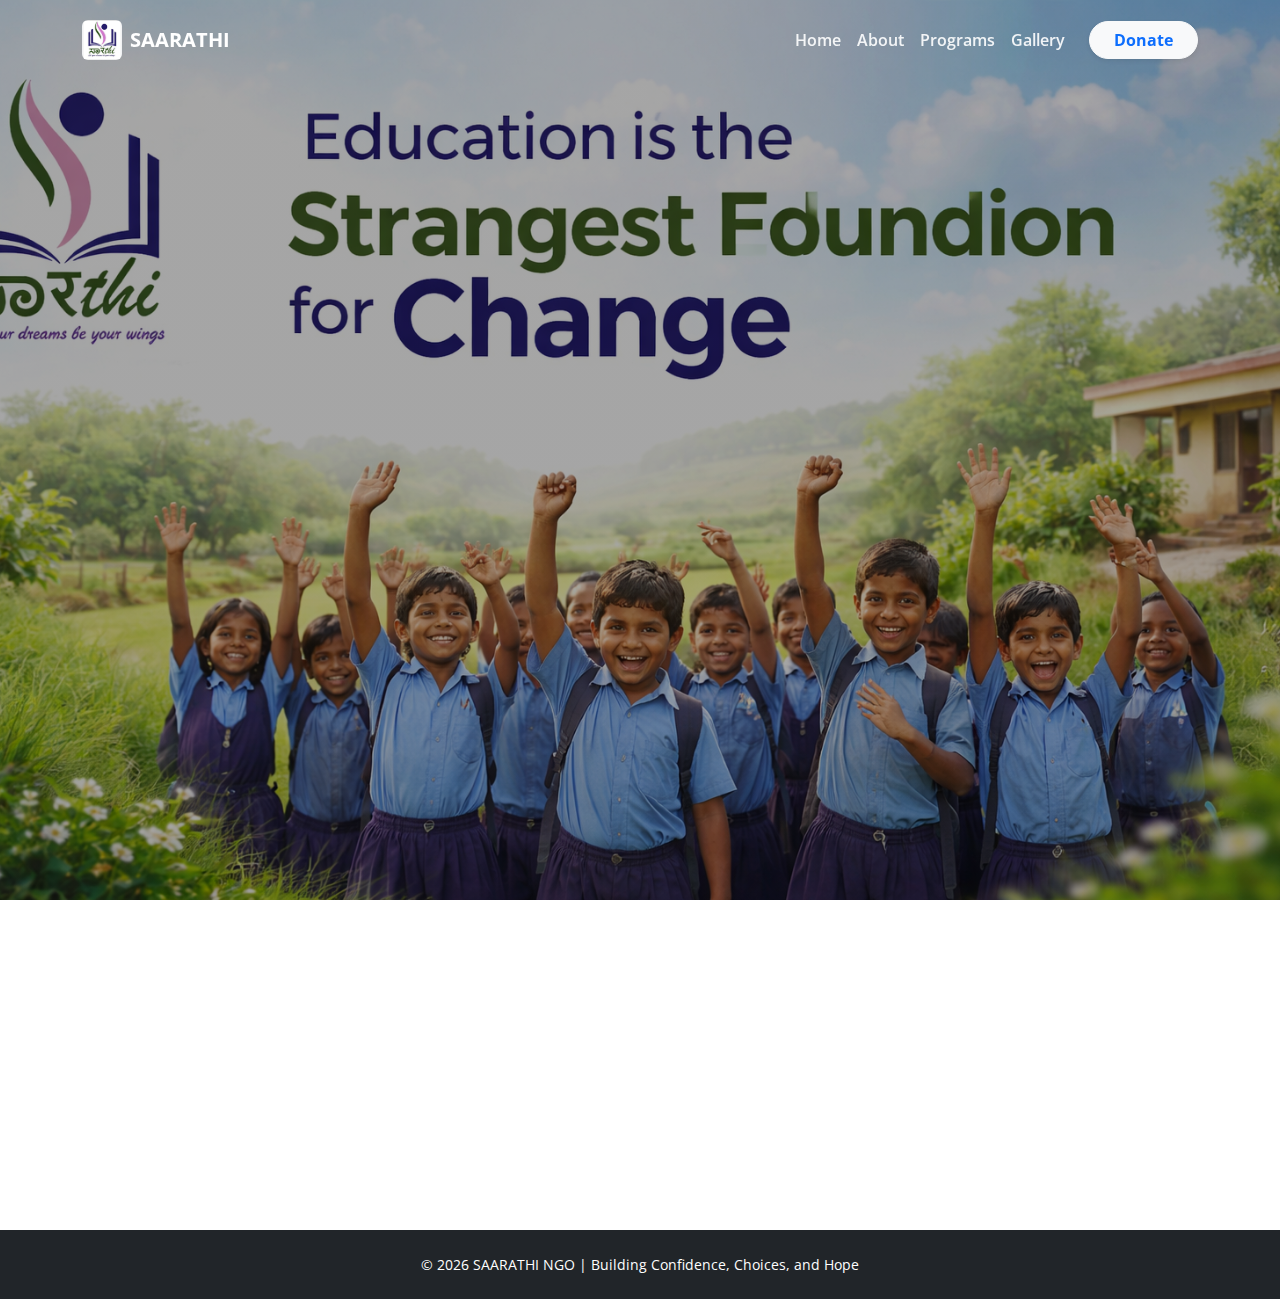
<file: index.html>
<!doctype html>
<html lang="en">
<head>
<meta charset="UTF-8" />
<meta name="viewport" content="width=device-width, initial-scale=1.0" />
<title>SAARATHI NGO | Home</title>

<link href="https://cdn.jsdelivr.net/npm/bootstrap@5.3.2/dist/css/bootstrap.min.css" rel="stylesheet"/>
<link href="https://fonts.googleapis.com/css2?family=Montserrat:wght@700&family=Open+Sans:wght@400;600&display=swap" rel="stylesheet"/>

<style>

:root {
  --brand-blue: #2b2e83;
  --brand-green: #2f6b2f;
}

html {
  scroll-behavior: smooth;
}

body {
  font-family: "Open Sans", sans-serif;
  margin: 0;
  padding: 0;
  overflow-x: hidden;
}

/* ================= NAVBAR ================= */

.navbar-custom {
  background: transparent;
  position: fixed;
  width: 100%;
  z-index: 1000;
  transition: all 0.4s ease;
  padding: 15px 0;
}

.navbar-scrolled {
  background-color: var(--brand-blue);
  padding: 8px 0;
  box-shadow: 0 10px 30px rgba(0,0,0,0.15);
}

.navbar-dark .navbar-nav .nav-link {
  color: rgba(255, 255, 255, 0.9) !important;
  font-weight: 600;
}

/* ================= HERO ================= */

.hero-section {
  position: relative;
  width: 100%;
  height: 100vh;
  background-image: 
    linear-gradient(rgba(0,0,0,0.35), rgba(0,0,0,0.35)),
    url("images/hero-bg.png");
  background-size: cover;
  background-position: center top; /* 🔥 FIXED */
  background-repeat: no-repeat;
  display: flex;
  align-items: center;
  justify-content: center;
}

/* Hero Fade Animation */

.button-group {
  display: flex;
  gap: 20px;
  animation: fadeHero 1.5s ease forwards;
  opacity: 0;
}

@keyframes fadeHero {
  to {
    opacity: 1;
  }
}

/* ================= BUTTONS ================= */

.btn-saarathi {
  padding: 10px 28px;
  border-radius: 50px;
  font-weight: 700;
  text-transform: uppercase;
  font-size: 13px;
  text-decoration: none;
  display: inline-block;
  transition: all 0.3s ease;
}

.btn-saarathi:hover {
  transform: translateY(-4px);
  box-shadow: 0 15px 30px rgba(0,0,0,0.25);
}

.btn-green {
  background-color: var(--brand-green);
  color: white;
  border: 2px solid var(--brand-green);
}

.btn-outline {
  background-color: white;
  color: var(--brand-blue);
  border: 2px solid var(--brand-blue);
}

/* ================= FADE-IN ================= */

.fade-in {
  opacity: 0;
  transform: translateY(50px);
  transition: all 1s ease;
}

.fade-in.show {
  opacity: 1;
  transform: translateY(0);
}

/* ================= INTRO ================= */

.quote-sidebar {
  border-left: 5px solid var(--brand-green);
  padding: 20px;
  background: #f8f9fa;
  border-radius: 0 15px 15px 0;
}

/* ================= MOBILE ================= */

@media (max-width: 768px) {

  .hero-section {
    height: 80vh;
  }

  .button-group {
    flex-direction: column;
    align-items: center;
  }

}

</style>
</head>

<body>

<nav class="navbar navbar-expand-lg navbar-dark navbar-custom">
<div class="container">

<a class="navbar-brand d-flex align-items-center fw-bold" href="index.html">
<img src="images/logo.png" alt="Logo" width="40" height="40" class="me-2 rounded"/>
SAARATHI
</a>

<button class="navbar-toggler" type="button" data-bs-toggle="collapse" data-bs-target="#navbarNav">
<span class="navbar-toggler-icon"></span>
</button>

<div class="collapse navbar-collapse" id="navbarNav">
<ul class="navbar-nav ms-auto align-items-center">

<li class="nav-item">
<a class="nav-link active" href="index.html">Home</a>
</li>

<li class="nav-item">
<a class="nav-link" href="about.html">About</a>
</li>

<li class="nav-item">
<a class="nav-link" href="programs.html">Programs</a>
</li>

<li class="nav-item">
<a class="nav-link" href="gallery.html">Gallery</a>
</li>

<li class="nav-item">
<a class="btn btn-light ms-lg-3 fw-bold text-primary px-4 rounded-pill shadow-sm" href="donate.html">Donate</a>
</li>

</ul>
</div>
</div>
</nav>

<!-- HERO -->

<div class="hero-section">
  <div class="button-group">
    <a href="donate.html" class="btn-saarathi btn-green">Support Us</a>
    <a href="#intro" class="btn-saarathi btn-outline">Learn More</a>
  </div>
</div>

<!-- INTRO -->

<section id="intro" class="py-5 bg-white fade-in">
<div class="container py-3">
<div class="row g-5">

<div class="col-lg-8 fade-in">
<h2 class="fw-bold mb-4" style="color: var(--brand-blue)">Who We Are</h2>

<p class="lead">
Saarathi is a community-driven non-profit organization dedicated
to supporting the education and holistic development of rural
students in Karnataka.
</p>

<p class="text-muted">
Working closely with government schools, we bridge educational
gaps by providing essential supplies and digital exposure.
</p>
</div>

<div class="col-lg-4">
<div class="quote-sidebar shadow-sm fade-in">
<p class="h5 fst-italic mb-0">
“We don’t just support education—we build confidence, choices,
and hope.”
</p>
</div>
</div>

</div>
</div>
</section>

<footer class="bg-dark text-white py-4 text-center">
<p class="mb-0 small">
© 2026 SAARATHI NGO | Building Confidence, Choices, and Hope
</p>
</footer>

<script src="https://cdn.jsdelivr.net/npm/bootstrap@5.3.2/dist/js/bootstrap.bundle.min.js"></script>

<script>
window.addEventListener("scroll", function () {
  const navbar = document.querySelector(".navbar-custom");
  navbar.classList.toggle("navbar-scrolled", window.scrollY > 50);
});
</script>

</body>
</html>
</file>
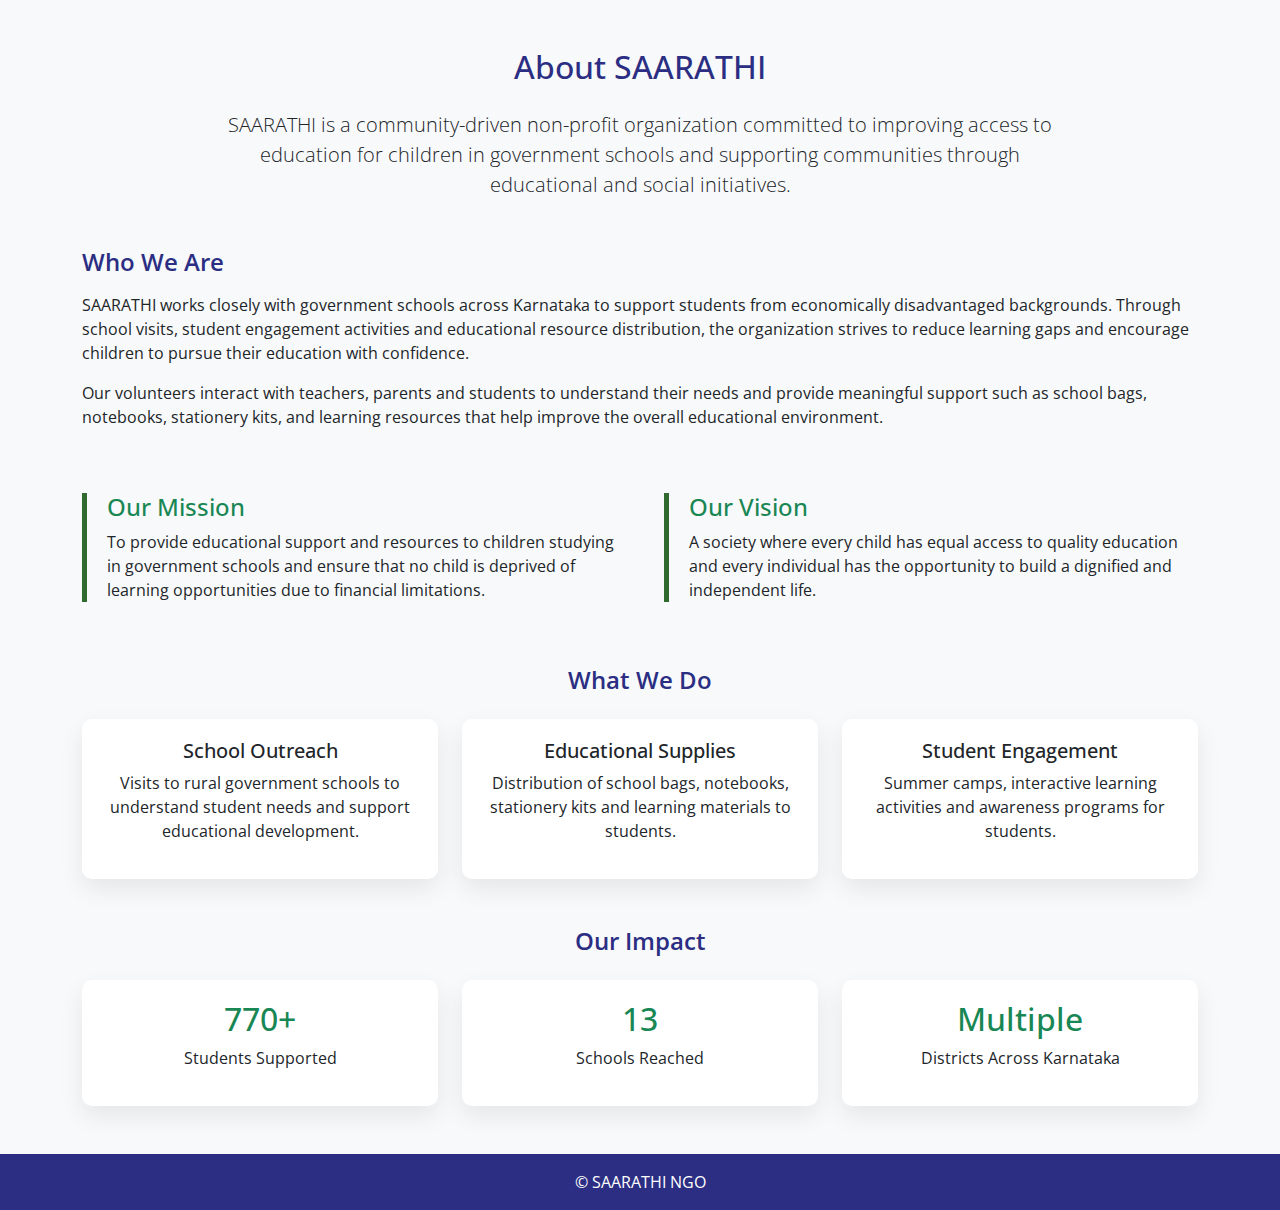
<file: about.html>
<!doctype html>
<html lang="en">
<head>

<meta charset="UTF-8">
<title>About Us | SAARATHI</title>

<link href="https://cdn.jsdelivr.net/npm/bootstrap@5.3.2/dist/css/bootstrap.min.css" rel="stylesheet">

<link href="https://fonts.googleapis.com/css2?family=Montserrat:wght@600&family=Open+Sans&display=swap" rel="stylesheet">

<style>

:root{
--brand-primary:#2b2e83;
--brand-secondary:#2f6b2f;
}

body{
font-family:"Open Sans",sans-serif;
background:#f8f9fa;
}

footer{
background:var(--brand-primary);
color:white;
}

.text-brand{
color:var(--brand-primary);
}

.section-title{
color:var(--brand-primary);
font-weight:600;
}

.highlight-box{
border-left:5px solid var(--brand-secondary);
padding-left:20px;
}

.impact-box{
background:white;
border-radius:10px;
padding:20px;
box-shadow:0 10px 25px rgba(0,0,0,0.08);
text-align:center;
}

</style>

</head>

<body>

<section class="py-5">

<div class="container">

<h2 class="text-center text-brand mb-4">About SAARATHI</h2>

<p class="lead text-center mx-auto mb-5" style="max-width:850px">
SAARATHI is a community-driven non-profit organization committed to improving
access to education for children in government schools and supporting
communities through educational and social initiatives.
</p>


<!-- Introduction -->

<div class="row mb-5">

<div class="col-md-12">

<h4 class="section-title mb-3">Who We Are</h4>

<p>
SAARATHI works closely with government schools across Karnataka to
support students from economically disadvantaged backgrounds.
Through school visits, student engagement activities and educational
resource distribution, the organization strives to reduce learning gaps
and encourage children to pursue their education with confidence.
</p>

<p>
Our volunteers interact with teachers, parents and students to understand
their needs and provide meaningful support such as school bags,
notebooks, stationery kits, and learning resources that help improve the
overall educational environment.
</p>

</div>

</div>


<!-- Mission & Vision -->

<div class="row g-5 mb-5">

<div class="col-md-6">

<div class="highlight-box">

<h4 class="text-success">Our Mission</h4>

<p>
To provide educational support and resources to children studying in
government schools and ensure that no child is deprived of learning
opportunities due to financial limitations.
</p>

</div>

</div>

<div class="col-md-6">

<div class="highlight-box">

<h4 class="text-success">Our Vision</h4>

<p>
A society where every child has equal access to quality education and
every individual has the opportunity to build a dignified and independent life.
</p>

</div>

</div>

</div>


<!-- Activities -->

<h4 class="section-title mb-4 text-center">What We Do</h4>

<div class="row g-4 mb-5">

<div class="col-md-4">
<div class="impact-box">
<h5>School Outreach</h5>
<p>Visits to rural government schools to understand student needs and support educational development.</p>
</div>
</div>

<div class="col-md-4">
<div class="impact-box">
<h5>Educational Supplies</h5>
<p>Distribution of school bags, notebooks, stationery kits and learning materials to students.</p>
</div>
</div>

<div class="col-md-4">
<div class="impact-box">
<h5>Student Engagement</h5>
<p>Summer camps, interactive learning activities and awareness programs for students.</p>
</div>
</div>

</div>


<!-- Impact -->

<h4 class="section-title mb-4 text-center">Our Impact</h4>

<div class="row g-4 text-center">

<div class="col-md-4">
<div class="impact-box">
<h2 class="text-success">770+</h2>
<p>Students Supported</p>
</div>
</div>

<div class="col-md-4">
<div class="impact-box">
<h2 class="text-success">13</h2>
<p>Schools Reached</p>
</div>
</div>

<div class="col-md-4">
<div class="impact-box">
<h2 class="text-success">Multiple</h2>
<p>Districts Across Karnataka</p>
</div>
</div>

</div>

</div>

</section>

<footer class="p-3 text-center">
© SAARATHI NGO
</footer>

</body>
</html>
</file>
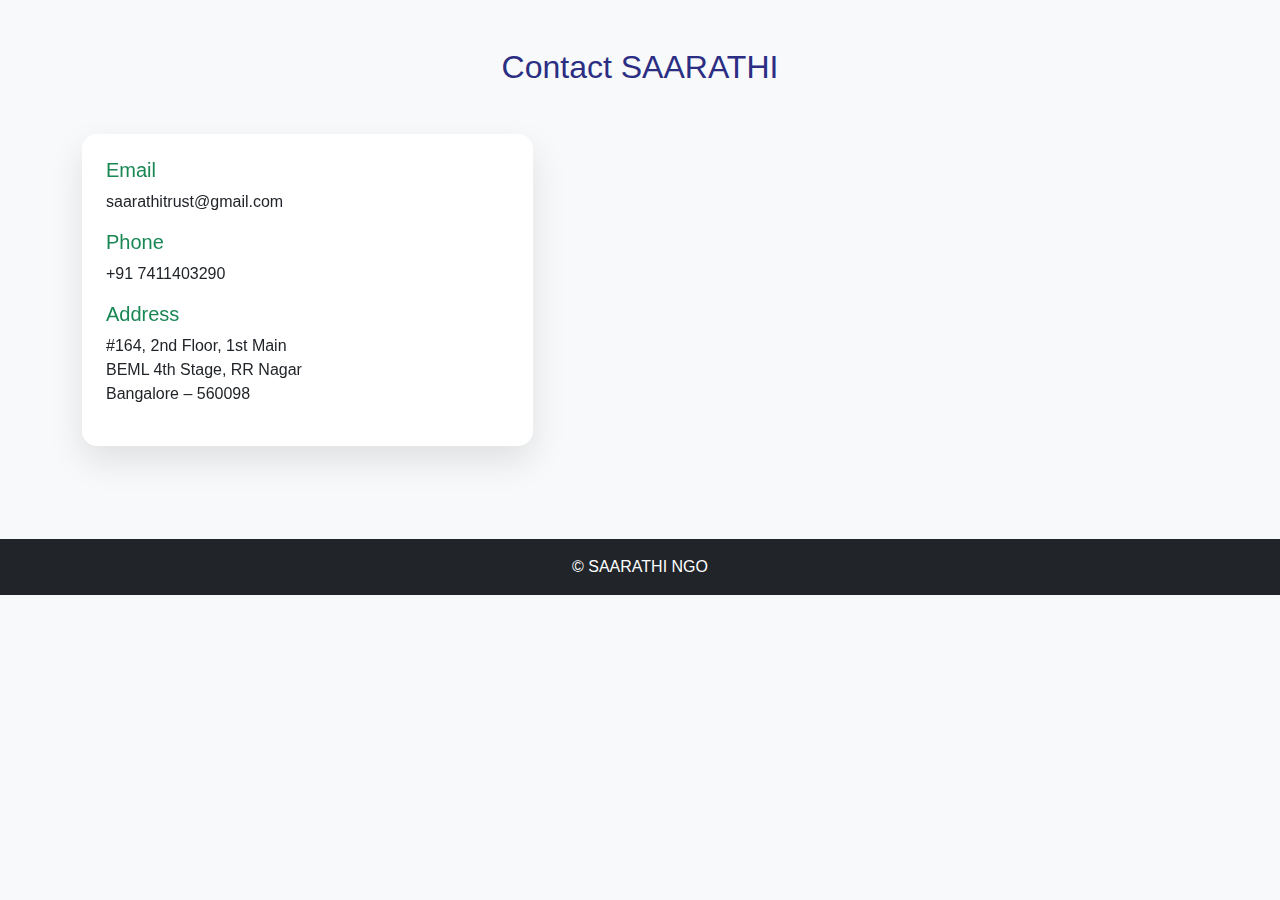
<file: contact.html>
<!doctype html>
<html lang="en">
<head>

<meta charset="UTF-8">
<meta name="viewport" content="width=device-width, initial-scale=1.0">

<title>Contact Us | SAARATHI</title>

<link href="https://cdn.jsdelivr.net/npm/bootstrap@5.3.2/dist/css/bootstrap.min.css" rel="stylesheet">

<style>

:root{
--brand-blue:#2b2e83;
--brand-green:#2f6b2f;
}

body{
background:#f8f9fa;
font-family:"Open Sans",sans-serif;
}

.contact-card{
border-radius:15px;
box-shadow:0 15px 35px rgba(0,0,0,0.1);
}

.map-container iframe{
width:100%;
height:350px;
border:0;
border-radius:10px;
}

</style>

</head>

<body>

<section class="py-5">

<div class="container">

<h2 class="text-center mb-5" style="color:#2b2e83;">Contact SAARATHI</h2>

<div class="row g-4">

<!-- Contact Details -->

<div class="col-md-5">

<div class="card contact-card border-0 p-4">

<h5 class="text-success">Email</h5>
<p>saarathitrust@gmail.com</p>

<h5 class="text-success">Phone</h5>
<p>+91 7411403290</p>

<h5 class="text-success">Address</h5>

<p>
#164, 2nd Floor, 1st Main<br>
BEML 4th Stage, RR Nagar<br>
Bangalore – 560098
</p>

</div>

</div>


<!-- Google Map -->

<div class="col-md-7">

<div class="map-container">

<iframe
src="https://www.google.com/maps?q=RR%20Nagar%20Bangalore%20560098&output=embed"
loading="lazy">
</iframe>

</div>

</div>

</div>

</div>

</section>

<footer class="bg-dark text-white text-center p-3">
© SAARATHI NGO
</footer>

</body>
</html>
</file>
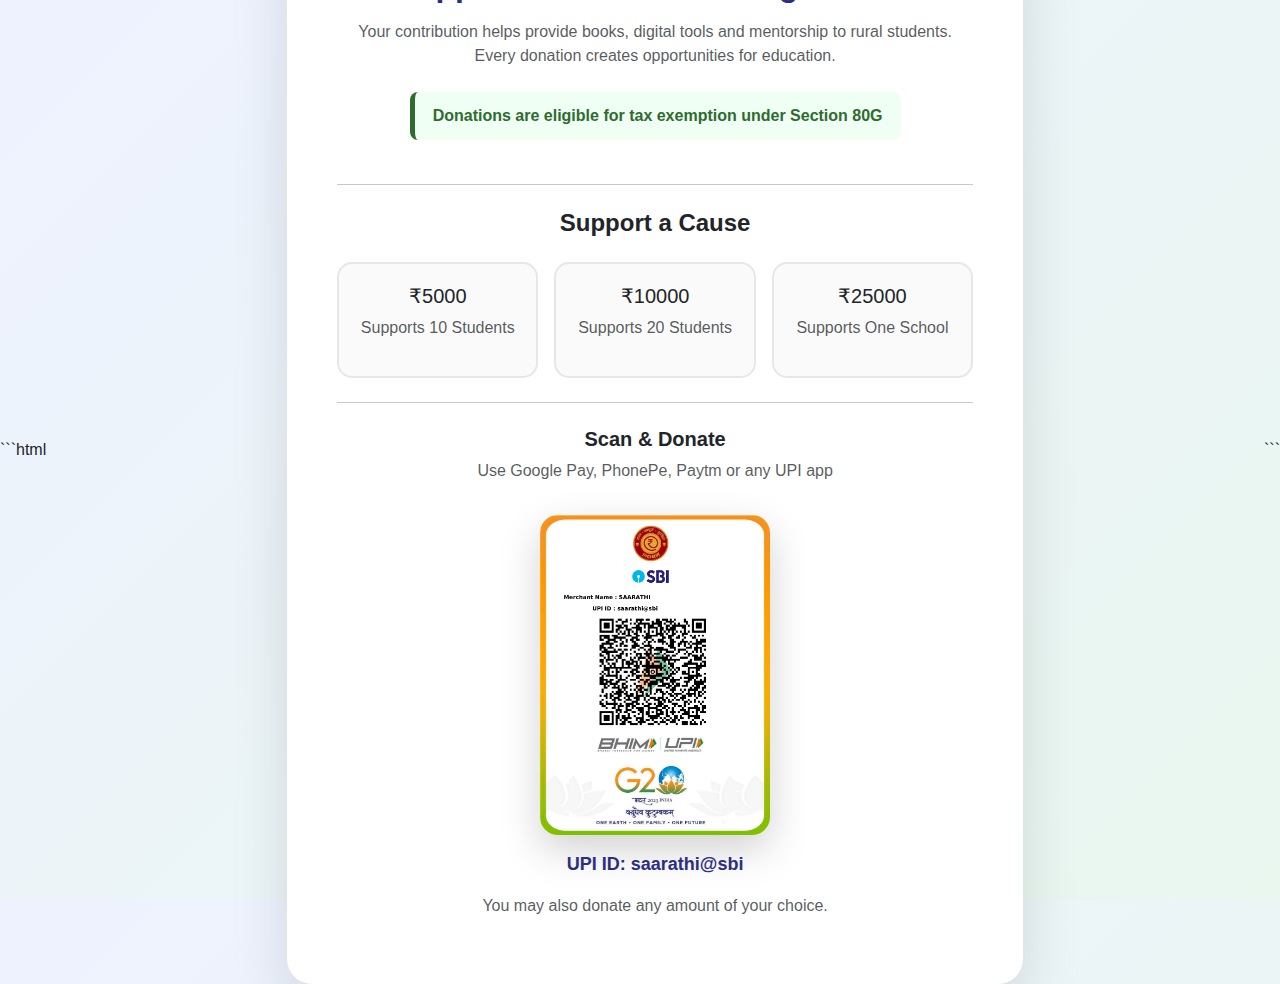
<file: donate.html>
```html
<!doctype html>
<html lang="en">

<head>

<meta charset="UTF-8">
<meta name="viewport" content="width=device-width, initial-scale=1.0">

<title>Donate | SAARATHI NGO</title>

<link href="https://cdn.jsdelivr.net/npm/bootstrap@5.3.2/dist/css/bootstrap.min.css" rel="stylesheet">

<style>

:root{
--brand-blue:#2b2e83;
--brand-green:#2f6b2f;
}

/* Page Background */

body{
font-family:"Open Sans",sans-serif;
background:linear-gradient(135deg,#eef2ff,#e9f7ef);
min-height:100vh;
display:flex;
align-items:center;
}

/* Card */

.donate-card{
border-radius:25px;
padding:50px;
box-shadow:0 25px 60px rgba(0,0,0,0.12);
background:white;
text-align:center;
}

/* Heading */

.donate-title{
color:var(--brand-blue);
font-weight:700;
}

/* Donation options */

.donation-option{
border:2px solid #e5e7eb;
border-radius:15px;
padding:20px;
transition:0.3s;
background:#fafafa;
}

.donation-option:hover{
border-color:var(--brand-green);
transform:translateY(-5px);
box-shadow:0 10px 30px rgba(0,0,0,0.08);
}

/* QR */

.qr-img{
width:230px;
border-radius:18px;
box-shadow:0 15px 40px rgba(0,0,0,0.18);
}

/* UPI text */

.upi-id{
font-size:18px;
font-weight:700;
color:var(--brand-blue);
}

/* Tax box */

.tax-box{
background:#f0fff4;
border-left:5px solid var(--brand-green);
padding:12px 18px;
border-radius:8px;
display:inline-block;
margin-bottom:20px;
font-weight:600;
color:#2f6b2f;
}

</style>

</head>


<body>

<div class="container">

<div class="row justify-content-center">

<div class="col-lg-8">

<div class="donate-card">

<h2 class="donate-title mb-3">
Support Education. Change Lives.
</h2>

<p class="text-muted mb-4">
Your contribution helps provide books, digital tools and mentorship 
to rural students. Every donation creates opportunities for education.
</p>

<div class="tax-box">
Donations are eligible for tax exemption under Section 80G
</div>

<hr class="my-4">

<h4 class="fw-bold mb-4">Support a Cause</h4>

<div class="row g-3 mb-4">

<div class="col-md-4">
<div class="donation-option">
<h5>₹5000</h5>
<p class="text-muted">Supports 10 Students</p>
</div>
</div>

<div class="col-md-4">
<div class="donation-option">
<h5>₹10000</h5>
<p class="text-muted">Supports 20 Students</p>
</div>
</div>

<div class="col-md-4">
<div class="donation-option">
<h5>₹25000</h5>
<p class="text-muted">Supports One School</p>
</div>
</div>

</div>

<hr class="my-4">

<h5 class="fw-bold">Scan & Donate</h5>

<p class="text-muted">
Use Google Pay, PhonePe, Paytm or any UPI app
</p>

<img src="images/donate-qr.png" class="qr-img mt-3">

<p class="mt-3 upi-id">
UPI ID: saarathi@sbi
</p>

<p class="text-muted">
You may also donate any amount of your choice.
</p>

</div>

</div>

</div>

</div>

</body>

</html>
```
</file>
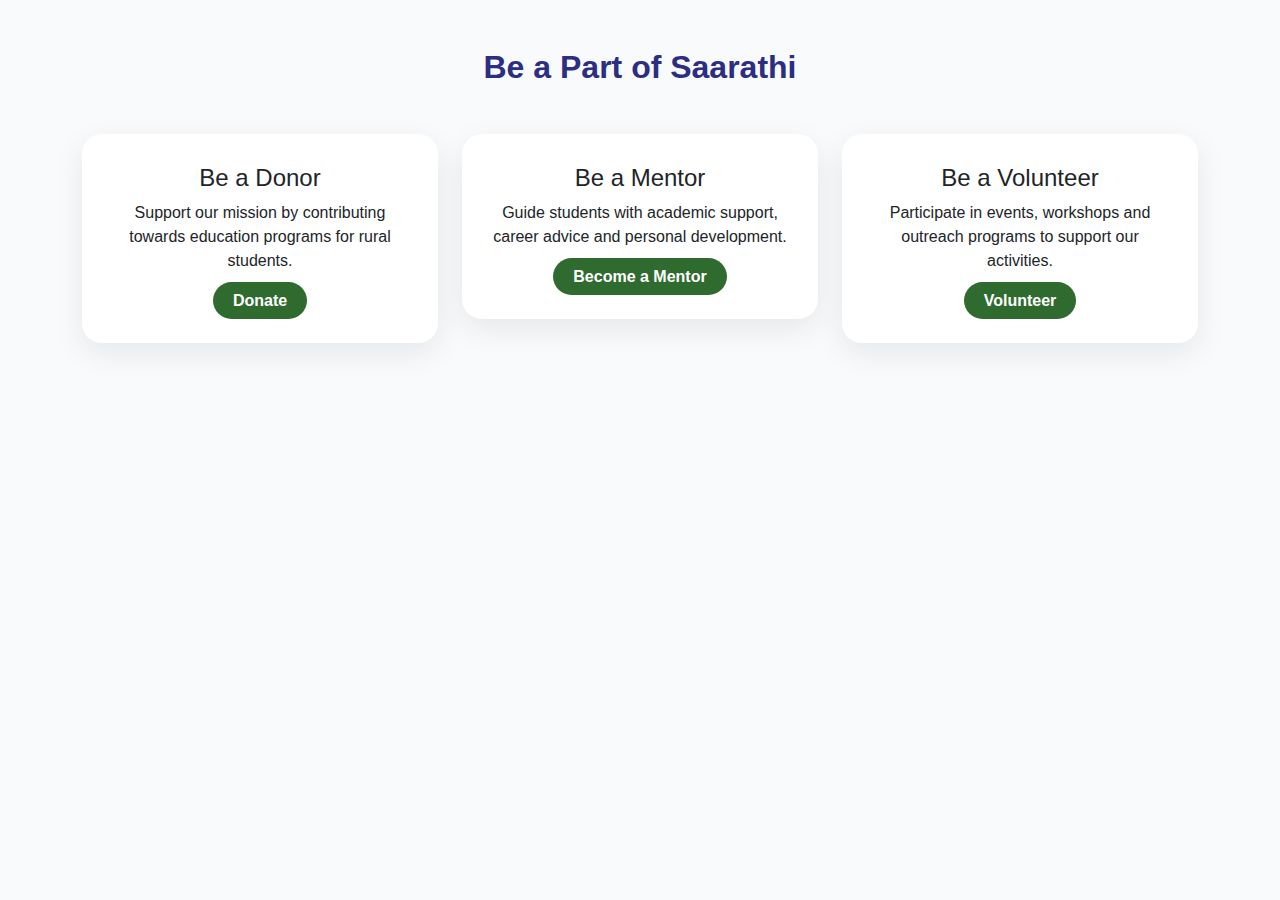
<file: get-involved.html>
<!doctype html>
<html lang="en">
  <head>
    <meta charset="UTF-8" />
    <meta name="viewport" content="width=device-width, initial-scale=1.0" />

    <title>Be a Part | SAARATHI NGO</title>

    <link
      href="https://cdn.jsdelivr.net/npm/bootstrap@5.3.2/dist/css/bootstrap.min.css"
      rel="stylesheet"
    />

    <style>
      :root {
        --brand-blue: #2b2e83;
        --brand-green: #2f6b2f;
      }

      body {
        font-family: "Open Sans", sans-serif;
        background: #f9fafb;
      }

      .section-title {
        color: var(--brand-blue);
        font-weight: 700;
      }

      .part-card {
        border-radius: 20px;
        padding: 30px;
        background: white;
        box-shadow: 0 10px 30px rgba(0, 0, 0, 0.08);
        transition: 0.3s;
        text-align: center;
      }

      .part-card:hover {
        transform: translateY(-6px);
      }

      .btn-saarathi {
        background: var(--brand-green);
        color: white;
        border-radius: 30px;
        padding: 10px 20px;
        text-decoration: none;
        font-weight: 600;
      }
    </style>
  </head>

  <body>
    <div class="container py-5">
      <h2 class="text-center section-title mb-5">Be a Part of Saarathi</h2>

      <div class="row g-4">
        <!-- DONOR -->

        <div class="col-md-4">
          <div class="part-card">
            <h4>Be a Donor</h4>

            <p>
              Support our mission by contributing towards education programs for
              rural students.
            </p>

            <a href="donate.html" class="btn-saarathi"> Donate </a>
          </div>
        </div>

        <!-- MENTOR -->

        <div class="col-md-4">
          <div class="part-card">
            <h4>Be a Mentor</h4>

            <p>
              Guide students with academic support, career advice and personal
              development.
            </p>

            <a href="contact.html" class="btn-saarathi"> Become a Mentor </a>
          </div>
        </div>

        <!-- VOLUNTEER -->

        <div class="col-md-4">
          <div class="part-card">
            <h4>Be a Volunteer</h4>

            <p>
              Participate in events, workshops and outreach programs to support
              our activities.
            </p>

            <a href="contact.html" class="btn-saarathi"> Volunteer </a>
          </div>
        </div>
      </div>
    </div>
  </body>
</html>
</file>
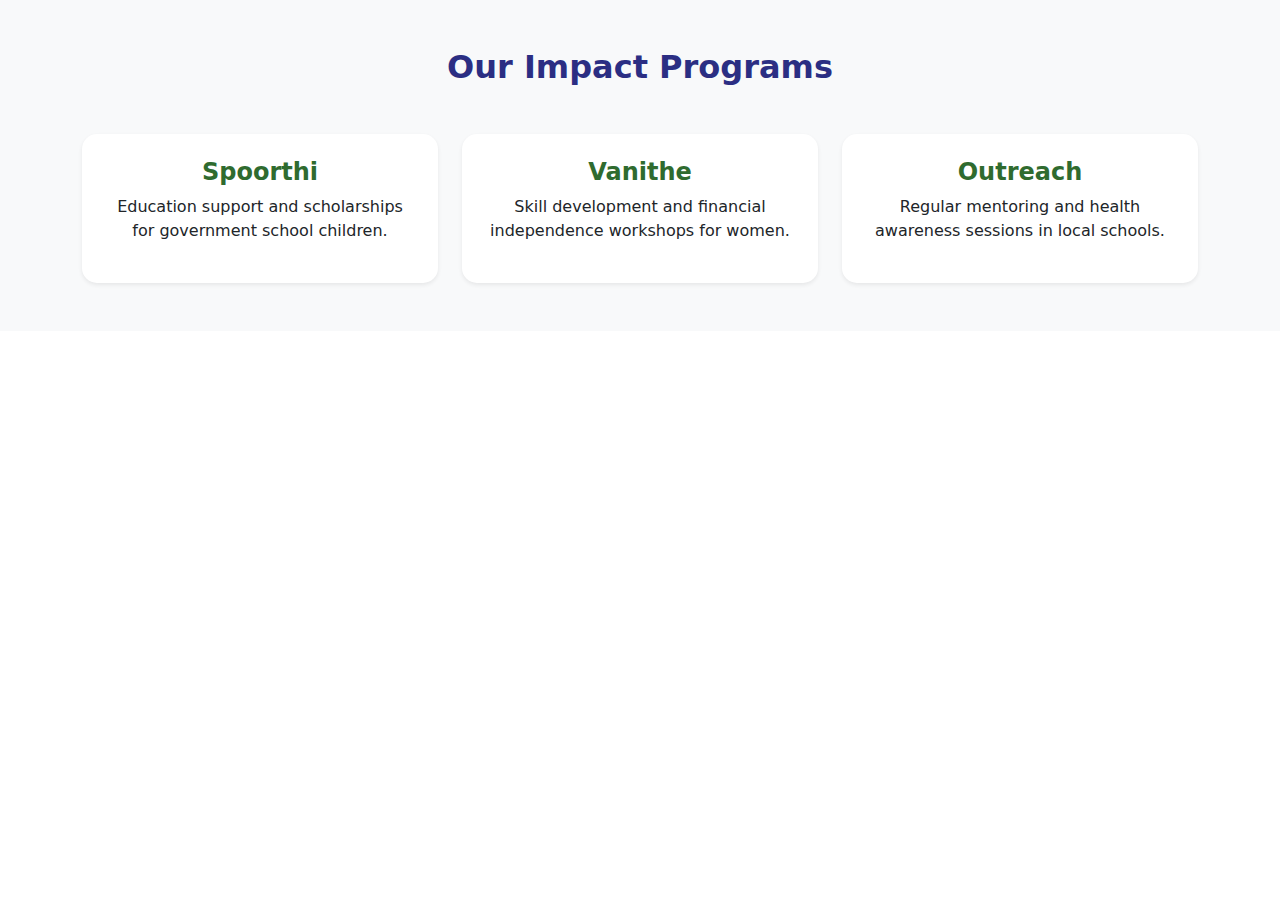
<file: programs.html>
<!doctype html>
<html lang="en">
  <head>
    <meta charset="UTF-8" />
    <title>Programs | SAARATHI</title>
    <link
      href="https://cdn.jsdelivr.net/npm/bootstrap@5.3.2/dist/css/bootstrap.min.css"
      rel="stylesheet"
    />
    <style>
      .navbar-custom {
        background-color: #2b2e83;
      }
      .card {
        border: none;
        transition: 0.3s;
        border-radius: 15px;
      }
      .card:hover {
        transform: translateY(-10px);
        box-shadow: 0 10px 20px rgba(0, 0, 0, 0.1);
      }
      .text-success {
        color: #2f6b2f !important;
      }
    </style>
  </head>
  <body>
    <section class="py-5 bg-light">
      <div class="container">
        <h2 class="text-center fw-bold mb-5" style="color: #2b2e83">
          Our Impact Programs
        </h2>
        <div class="row g-4">
          <div class="col-md-4">
            <div class="card h-100 p-4 shadow-sm text-center">
              <h4 class="text-success fw-bold">Spoorthi</h4>
              <p>
                Education support and scholarships for government school
                children.
              </p>
            </div>
          </div>
          <div class="col-md-4">
            <div class="card h-100 p-4 shadow-sm text-center">
              <h4 class="text-success fw-bold">Vanithe</h4>
              <p>
                Skill development and financial independence workshops for
                women.
              </p>
            </div>
          </div>
          <div class="col-md-4">
            <div class="card h-100 p-4 shadow-sm text-center">
              <h4 class="text-success fw-bold">Outreach</h4>
              <p>
                Regular mentoring and health awareness sessions in local
                schools.
              </p>
            </div>
          </div>
        </div>
      </div>
    </section>
  </body>
</html>
</file>
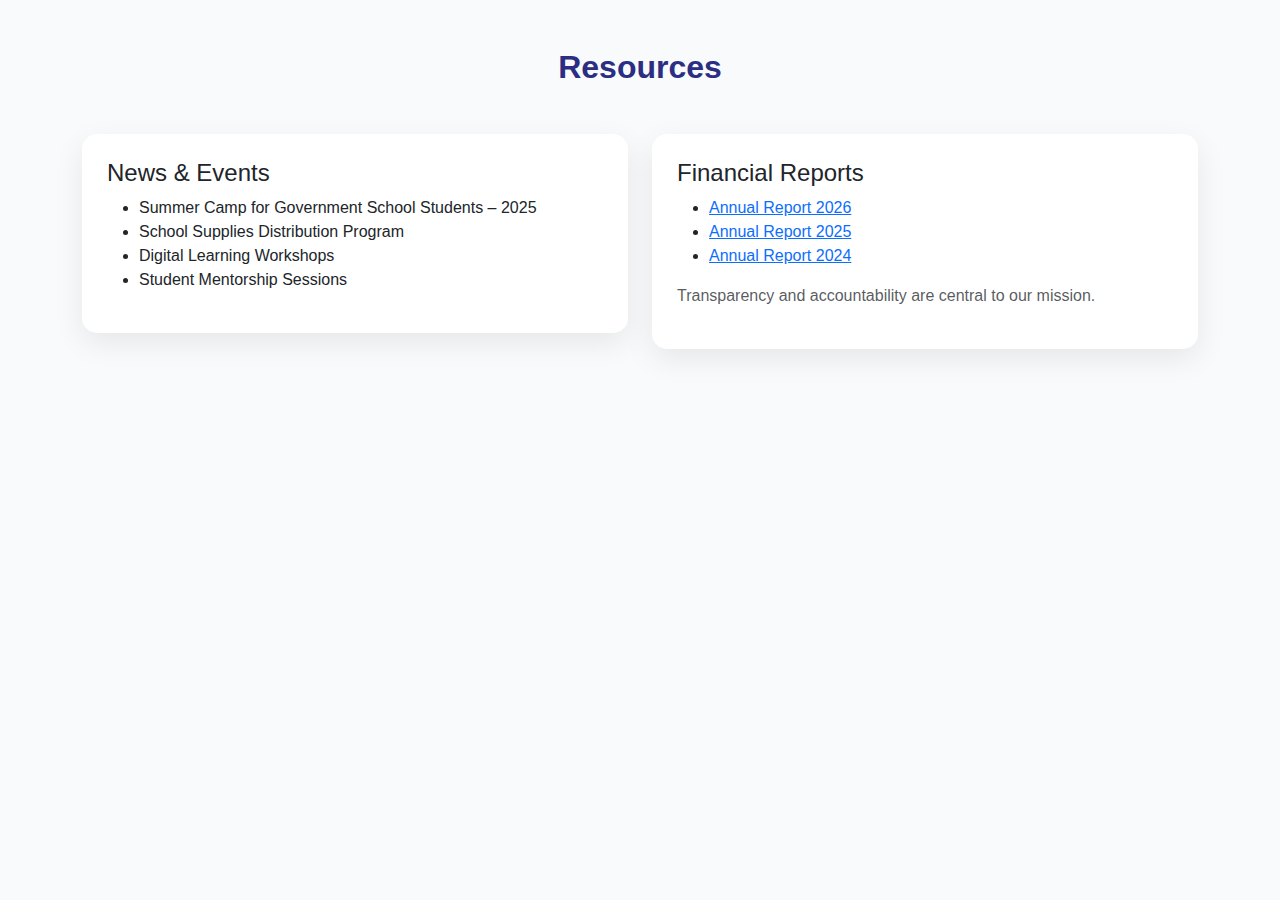
<file: resources.html>
<!doctype html>
<html lang="en">
  <head>
    <meta charset="UTF-8" />
    <meta name="viewport" content="width=device-width, initial-scale=1.0" />

    <title>Resources | SAARATHI NGO</title>

    <link
      href="https://cdn.jsdelivr.net/npm/bootstrap@5.3.2/dist/css/bootstrap.min.css"
      rel="stylesheet"
    />

    <style>
      :root {
        --brand-blue: #2b2e83;
        --brand-green: #2f6b2f;
      }

      body {
        font-family: "Open Sans", sans-serif;
        background: #f9fafb;
      }

      .section-title {
        color: var(--brand-blue);
        font-weight: 700;
      }

      .resource-card {
        border-radius: 15px;
        padding: 25px;
        background: white;
        box-shadow: 0 10px 30px rgba(0, 0, 0, 0.08);
        transition: 0.3s;
      }

      .resource-card:hover {
        transform: translateY(-6px);
      }
    </style>
  </head>

  <body>
    <div class="container py-5">
      <h2 class="text-center section-title mb-5">Resources</h2>

      <div class="row g-4">
        <!-- NEWS -->

        <div class="col-md-6">
          <div class="resource-card">
            <h4>News & Events</h4>

            <ul>
              <li>Summer Camp for Government School Students – 2025</li>

              <li>School Supplies Distribution Program</li>

              <li>Digital Learning Workshops</li>

              <li>Student Mentorship Sessions</li>
            </ul>
          </div>
        </div>

        <!-- REPORTS -->

        <div class="col-md-6">
          <div class="resource-card">
            <h4>Financial Reports</h4>

            <ul>
              <li><a href="#">Annual Report 2026</a></li>

              <li><a href="#">Annual Report 2025</a></li>

              <li><a href="#">Annual Report 2024</a></li>
            </ul>

            <p class="text-muted mt-3">
              Transparency and accountability are central to our mission.
            </p>
          </div>
        </div>
      </div>
    </div>
  </body>
</html>
</file>
